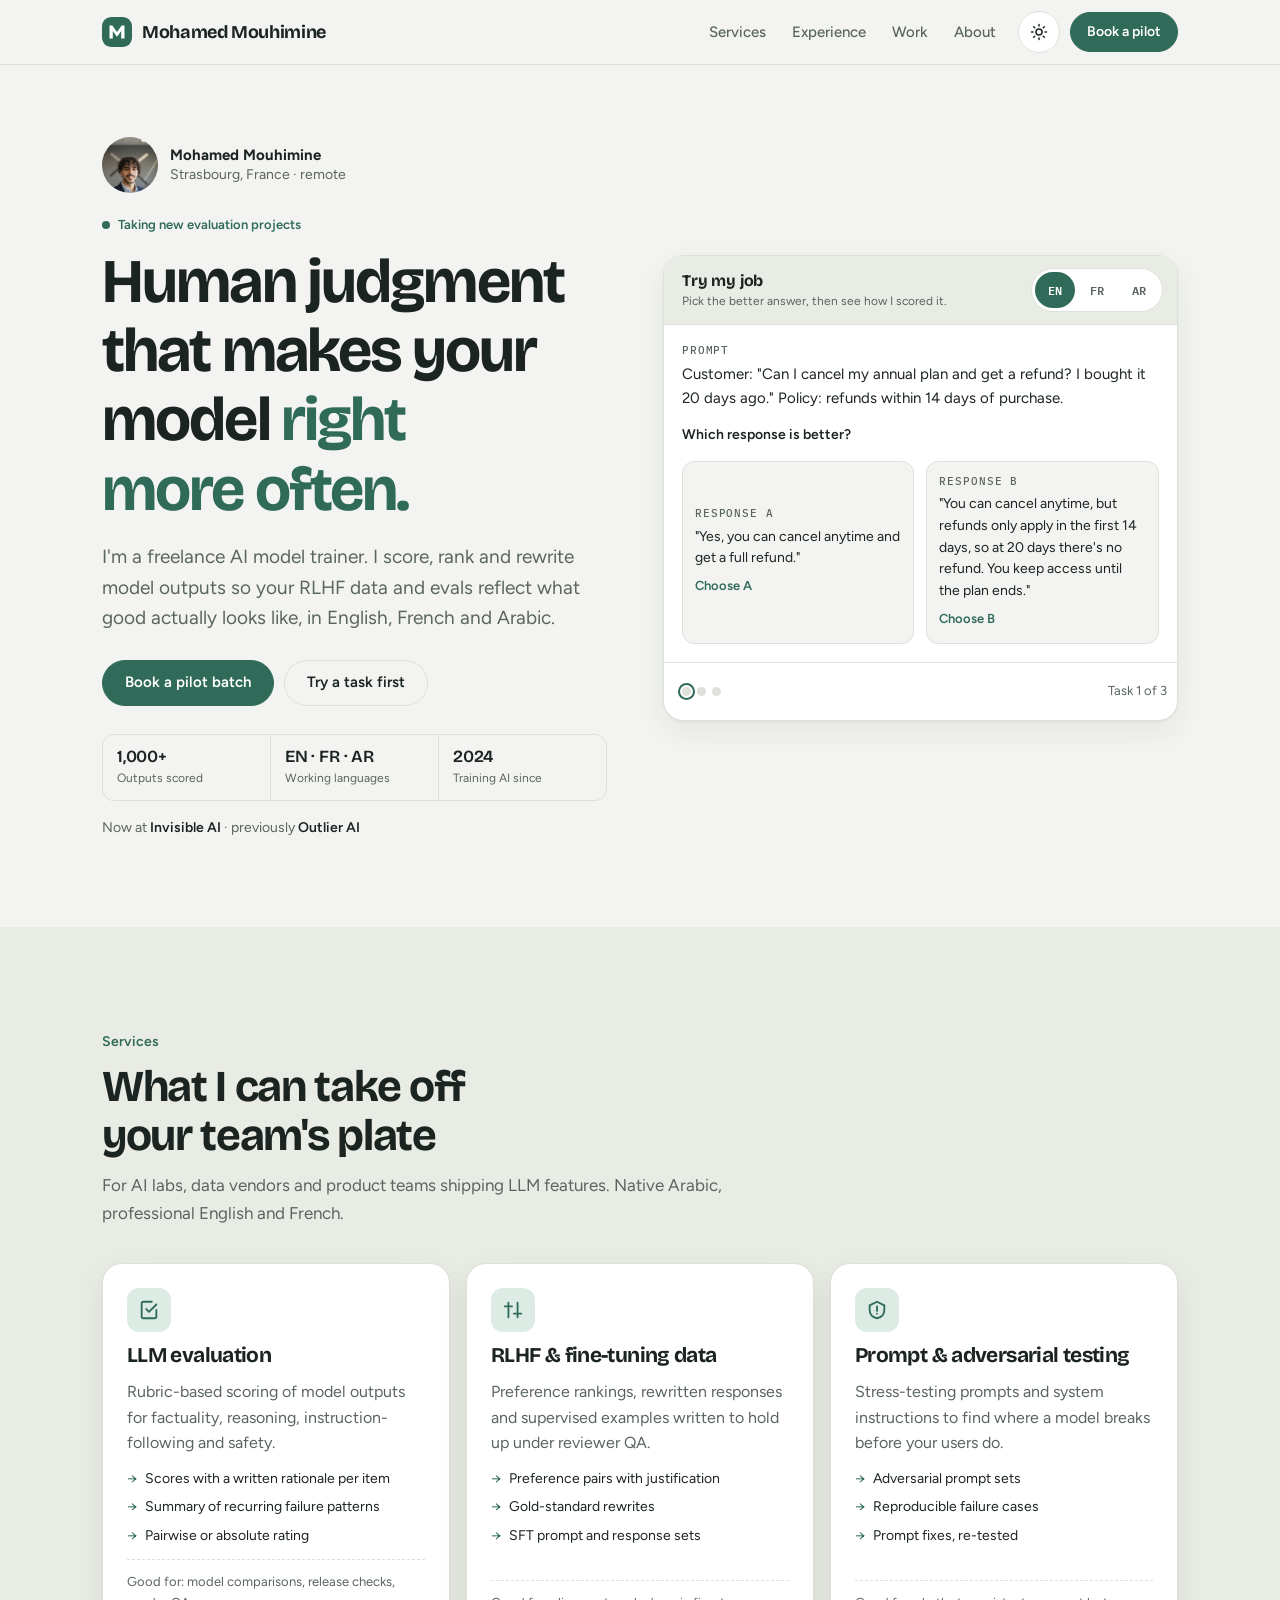
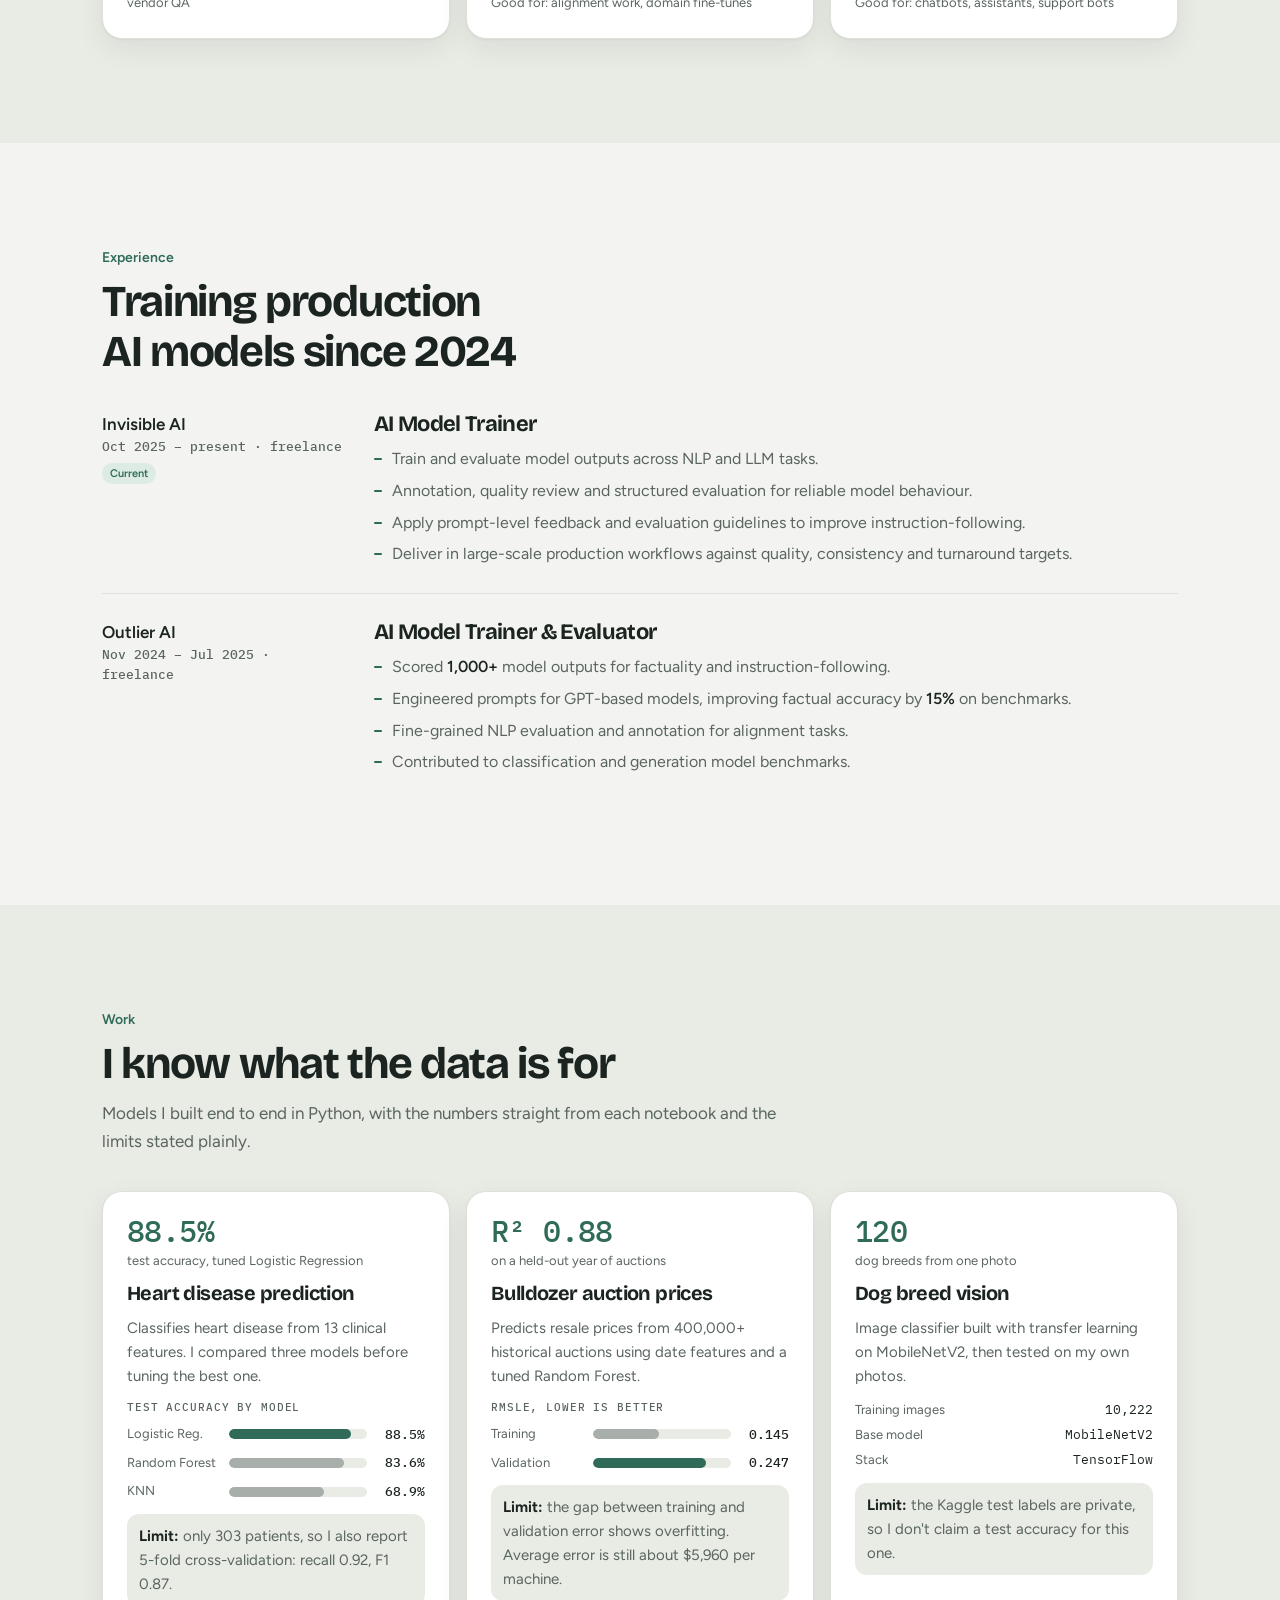
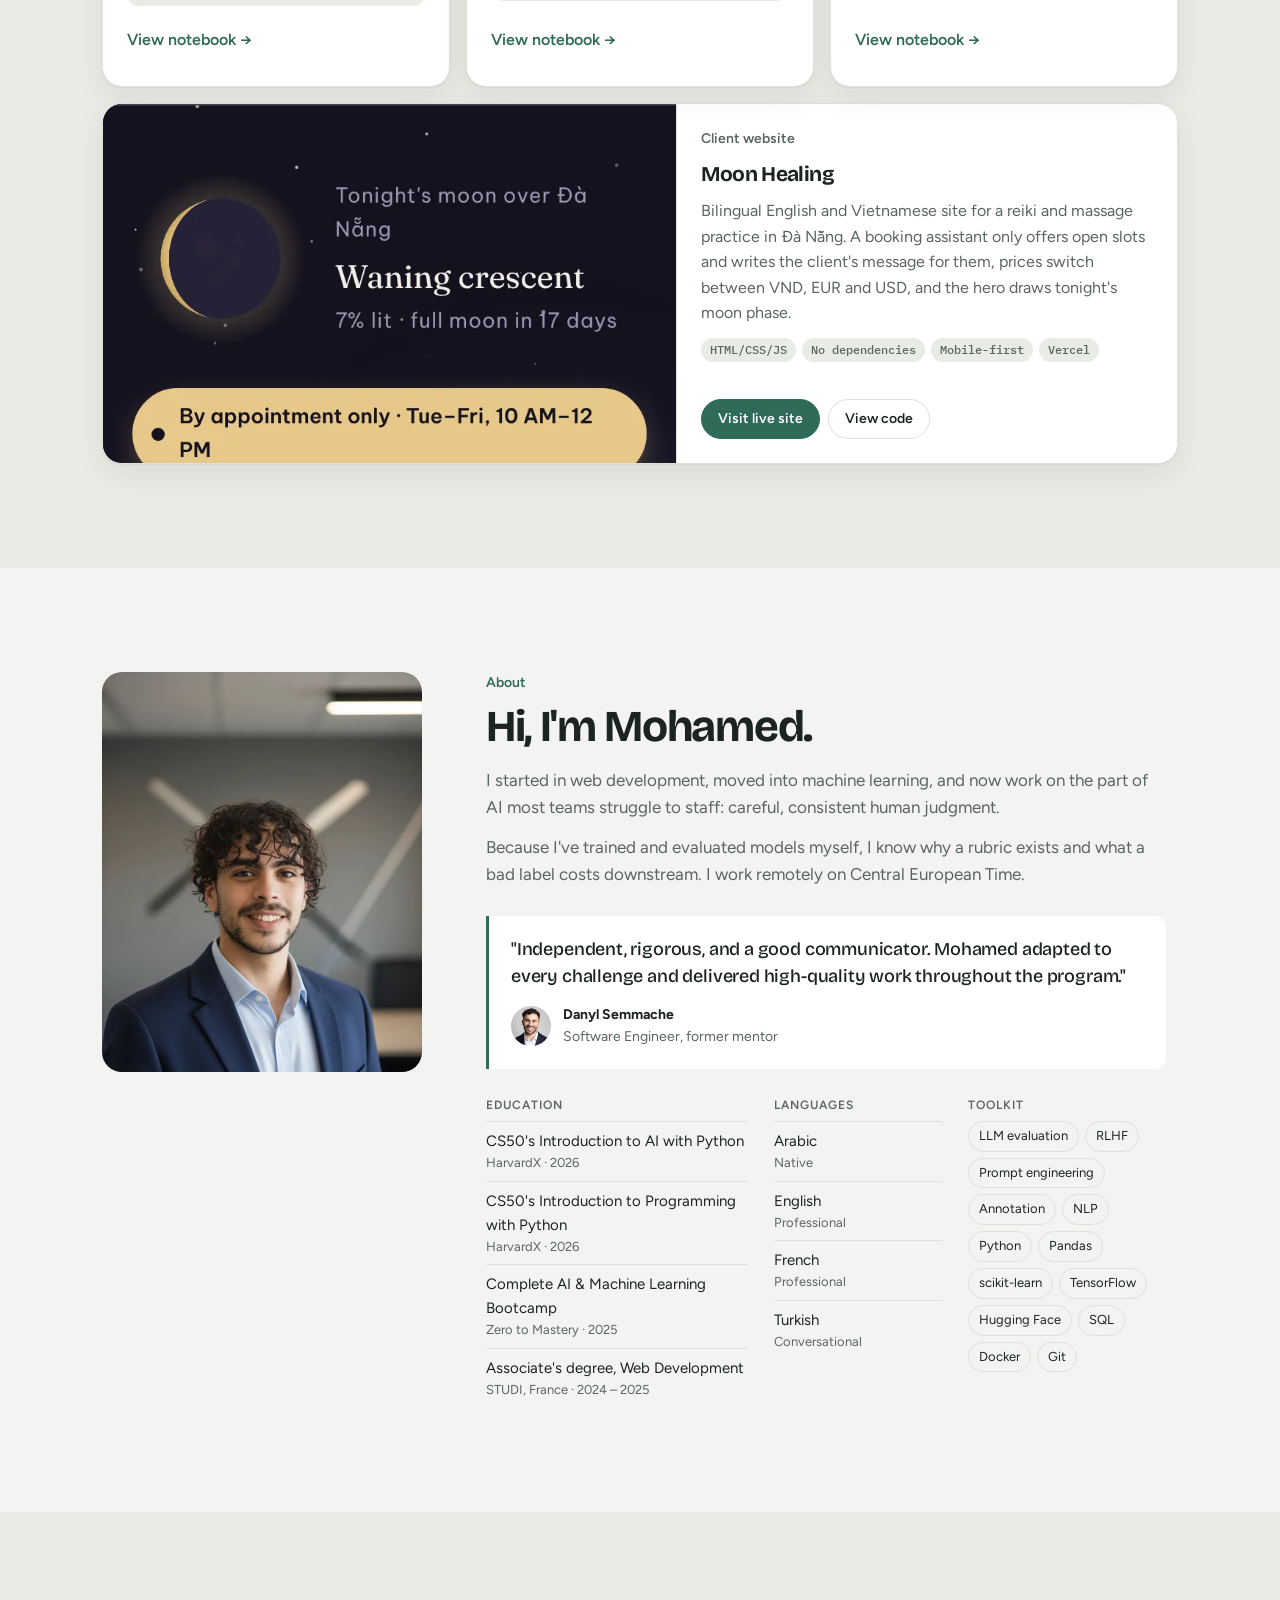
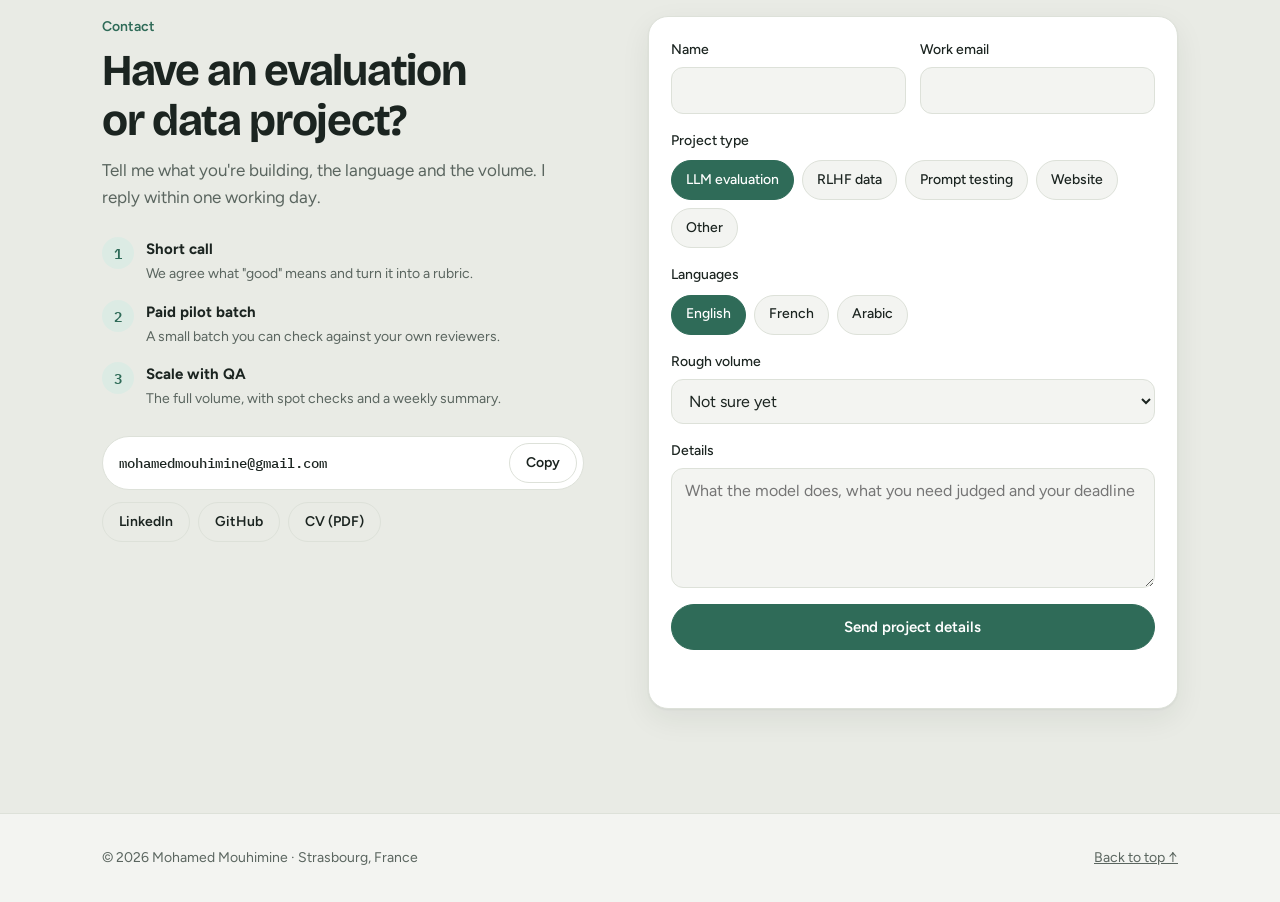
<file: index.html>
<!DOCTYPE html>
<html lang="en">
<head>
  <meta charset="utf-8">
  <meta name="viewport" content="width=device-width, initial-scale=1, viewport-fit=cover">
  <title>Mohamed Mouhimine · AI Model Trainer & Evaluator</title>
  <meta name="description" content="Freelance AI model trainer and LLM evaluator in Strasbourg, France. LLM evaluation, RLHF data and prompt testing in English, French and Arabic.">
  <meta name="author" content="Mohamed Mouhimine">
  <link rel="canonical" href="https://mohamedmouhimine.com/">
  <meta name="theme-color" content="#f3f4f1" media="(prefers-color-scheme: light)">
  <meta name="theme-color" content="#111714" media="(prefers-color-scheme: dark)">

  <meta property="og:type" content="website">
  <meta property="og:url" content="https://mohamedmouhimine.com/">
  <meta property="og:title" content="Mohamed Mouhimine · AI Model Trainer & Evaluator">
  <meta property="og:description" content="LLM evaluation, RLHF data and prompt testing in English, French and Arabic. Try a real evaluation task on the page.">
  <meta property="og:image" content="https://mohamedmouhimine.com/assets/img/og.jpg">
  <meta property="og:image:width" content="1200">
  <meta property="og:image:height" content="630">
  <meta name="twitter:card" content="summary_large_image">

  <link rel="icon" href="assets/img/favicon.svg" type="image/svg+xml">
  <link rel="icon" href="assets/img/favicon.png" type="image/png" sizes="64x64">
  <link rel="apple-touch-icon" href="assets/img/apple-touch-icon.png">
  <link rel="manifest" href="site.webmanifest">

  <link rel="preconnect" href="https://fonts.googleapis.com">
  <link rel="preconnect" href="https://fonts.gstatic.com" crossorigin>
  <link href="https://fonts.googleapis.com/css2?family=Bricolage+Grotesque:opsz,wght@12..96,500;12..96,700&family=Figtree:wght@400;500;600&family=IBM+Plex+Mono:wght@400;500&family=Noto+Sans+Arabic:wght@400;600&display=swap" rel="stylesheet">
  <link rel="stylesheet" href="assets/css/style.css">
  <script>
    document.documentElement.classList.add('js');
    try { var t = localStorage.getItem('theme'); if (t) document.documentElement.dataset.theme = t; } catch (e) {}
  </script>

  <script type="application/ld+json">
  {
    "@context": "https://schema.org",
    "@type": "Person",
    "name": "Mohamed Mouhimine",
    "jobTitle": "AI Model Trainer & Evaluator",
    "url": "https://mohamedmouhimine.com/",
    "image": "https://mohamedmouhimine.com/assets/img/headshot.webp",
    "email": "mailto:mohamedmouhimine@gmail.com",
    "address": { "@type": "PostalAddress", "addressLocality": "Strasbourg", "addressCountry": "FR" },
    "knowsLanguage": ["ar", "en", "fr", "tr"],
    "sameAs": ["https://www.linkedin.com/in/mohamed-mouhimine/", "https://github.com/Aksachlisimo"],
    "knowsAbout": ["LLM evaluation", "RLHF", "Prompt engineering", "Data annotation", "Machine learning", "NLP", "Python"]
  }
  </script>
</head>

<body>
  <a class="skip" href="#main">Skip to content</a>

  <header class="top">
    <div class="wrap">
      <a class="brand" href="#home"><img src="assets/img/favicon.svg" alt="" width="30" height="30"><span>Mohamed Mouhimine</span></a>
      <nav aria-label="Primary">
        <ul>
          <li><a href="#services">Services</a></li>
          <li><a href="#experience">Experience</a></li>
          <li><a href="#work">Work</a></li>
          <li><a href="#about">About</a></li>
        </ul>
      </nav>
      <button class="icon-btn" id="theme" type="button" aria-label="Switch light or dark theme">
        <svg class="i i-sun" viewBox="0 0 24 24" aria-hidden="true"><circle cx="12" cy="12" r="4"/><path d="M12 2v2M12 20v2M4.9 4.9l1.4 1.4M17.7 17.7l1.4 1.4M2 12h2M20 12h2M4.9 19.1l1.4-1.4M17.7 6.3l1.4-1.4"/></svg>
        <svg class="i i-moon" viewBox="0 0 24 24" aria-hidden="true"><path d="M21 12.8A9 9 0 1 1 11.2 3a7 7 0 0 0 9.8 9.8z"/></svg>
      </button>
      <a class="btn btn--sm" href="#contact">Book a pilot</a>
    </div>
  </header>

  <main id="main">
    <!-- Hero -->
    <section class="hero" id="home">
      <div class="wrap hero__grid">
        <div class="hero__text">
          <div class="me">
            <img src="assets/img/headshot.webp" width="56" height="56" alt="Mohamed Mouhimine" fetchpriority="high">
            <span><strong>Mohamed Mouhimine</strong>Strasbourg, France · remote</span>
          </div>
          <p class="avail">Taking new evaluation projects</p>
          <h1>Human judgment that makes your model <em>right more often.</em></h1>
          <p class="lead">I'm a freelance AI model trainer. I score, rank and rewrite model outputs so your RLHF data and evals reflect what good actually looks like, in English, French and Arabic.</p>
          <div class="cta">
            <a class="btn" href="#contact">Book a pilot batch</a>
            <a class="btn btn--line" href="#judge">Try a task first</a>
          </div>
          <dl class="facts-row">
            <div><dt>Outputs scored</dt><dd>1,000+</dd></div>
            <div><dt>Working languages</dt><dd>EN · FR · AR</dd></div>
            <div><dt>Training AI since</dt><dd>2024</dd></div>
          </dl>
          <p class="proof">Now at <strong>Invisible AI</strong> · previously <strong>Outlier AI</strong></p>
        </div>

        <!-- Playable evaluation task. Tasks live in assets/js/main.js; the English one is pre-rendered. -->
        <section class="judge" id="judge" aria-labelledby="judge-title">
          <div class="judge__top">
            <h2 class="judge__title" id="judge-title">Try my job<small>Pick the better answer, then see how I scored it.</small></h2>
            <div class="langs" role="group" aria-label="Task language">
              <button type="button" data-lang="en" aria-pressed="true">EN</button>
              <button type="button" data-lang="fr" aria-pressed="false">FR</button>
              <button type="button" data-lang="ar" aria-pressed="false">AR</button>
            </div>
          </div>
          <div class="judge__body">
            <p class="prompt" id="j-prompt"><span class="k">Prompt</span><span id="j-prompt-text">Customer: "Can I cancel my annual plan and get a refund? I bought it 20 days ago." Policy: refunds within 14 days of purchase.</span></p>
            <p class="ask" id="j-ask">Which response is better?</p>
            <div class="resps">
              <button class="resp" type="button" data-pick="A" id="j-a"><span class="badge">My pick</span><span class="k">Response A</span><span class="txt">"Yes, you can cancel anytime and get a full refund."</span><span class="tap">Choose A</span></button>
              <button class="resp" type="button" data-pick="B" id="j-b"><span class="badge">My pick</span><span class="k">Response B</span><span class="txt">"You can cancel anytime, but refunds only apply in the first 14 days, so at 20 days there's no refund. You keep access until the plan ends."</span><span class="tap">Choose B</span></button>
            </div>
            <div class="result" aria-live="polite">
              <p class="agree" id="j-agree"></p>
              <table class="rubric">
                <thead><tr><th>Criterion</th><th>A</th><th>B</th></tr></thead>
                <tbody id="j-rubric"></tbody>
              </table>
              <p class="why" id="j-why"></p>
            </div>
          </div>
          <div class="judge__foot">
            <div class="dots" aria-hidden="true"><i class="cur"></i><i></i><i></i></div>
            <span class="foot__msg" id="j-msg">Task 1 of 3</span>
            <button class="btn btn--sm" type="button" id="j-next" hidden>Next task →</button>
          </div>
        </section>
      </div>
    </section>

    <!-- Services -->
    <section class="section section--tint" id="services">
      <div class="wrap">
        <div class="head">
          <p class="label">Services</p>
          <h2>What I can take off your team's plate</h2>
          <p>For AI labs, data vendors and product teams shipping LLM features. Native Arabic, professional English and French.</p>
        </div>
        <div class="grid3">
          <article class="card svc">
            <div class="svc__icon"><svg class="i" viewBox="0 0 24 24" aria-hidden="true"><path d="M9 11l3 3 8-8"/><path d="M20 12v7a2 2 0 0 1-2 2H6a2 2 0 0 1-2-2V5a2 2 0 0 1 2-2h9"/></svg></div>
            <h3>LLM evaluation</h3>
            <p>Rubric-based scoring of model outputs for factuality, reasoning, instruction-following and safety.</p>
            <ul><li>Scores with a written rationale per item</li><li>Summary of recurring failure patterns</li><li>Pairwise or absolute rating</li></ul>
            <p class="for">Good for: model comparisons, release checks, vendor QA</p>
          </article>
          <article class="card svc">
            <div class="svc__icon"><svg class="i" viewBox="0 0 24 24" aria-hidden="true"><path d="M7 4v16M17 4v16M3 8h8M13 16h8"/></svg></div>
            <h3>RLHF &amp; fine-tuning data</h3>
            <p>Preference rankings, rewritten responses and supervised examples written to hold up under reviewer QA.</p>
            <ul><li>Preference pairs with justification</li><li>Gold-standard rewrites</li><li>SFT prompt and response sets</li></ul>
            <p class="for">Good for: alignment work, domain fine-tunes</p>
          </article>
          <article class="card svc">
            <div class="svc__icon"><svg class="i" viewBox="0 0 24 24" aria-hidden="true"><path d="M12 3l8 4v5c0 5-3.5 8-8 9-4.5-1-8-4-8-9V7z"/><path d="M12 8v5M12 16h.01"/></svg></div>
            <h3>Prompt &amp; adversarial testing</h3>
            <p>Stress-testing prompts and system instructions to find where a model breaks before your users do.</p>
            <ul><li>Adversarial prompt sets</li><li>Reproducible failure cases</li><li>Prompt fixes, re-tested</li></ul>
            <p class="for">Good for: chatbots, assistants, support bots</p>
          </article>
        </div>
      </div>
    </section>

    <!-- Experience -->
    <section class="section" id="experience">
      <div class="wrap">
        <div class="head">
          <p class="label">Experience</p>
          <h2>Training production AI models since 2024</h2>
        </div>
        <div>
          <article class="job">
            <p class="job__when"><strong>Invisible AI</strong>Oct 2025 – present · freelance<br><span class="now">Current</span></p>
            <div>
              <h3>AI Model Trainer</h3>
              <ul>
                <li>Train and evaluate model outputs across NLP and LLM tasks.</li>
                <li>Annotation, quality review and structured evaluation for reliable model behaviour.</li>
                <li>Apply prompt-level feedback and evaluation guidelines to improve instruction-following.</li>
                <li>Deliver in large-scale production workflows against quality, consistency and turnaround targets.</li>
              </ul>
            </div>
          </article>
          <article class="job">
            <p class="job__when"><strong>Outlier AI</strong>Nov 2024 – Jul 2025 · freelance</p>
            <div>
              <h3>AI Model Trainer &amp; Evaluator</h3>
              <ul>
                <li>Scored <span class="stat">1,000+</span> model outputs for factuality and instruction-following.</li>
                <li>Engineered prompts for GPT-based models, improving factual accuracy by <span class="stat">15%</span> on benchmarks.</li>
                <li>Fine-grained NLP evaluation and annotation for alignment tasks.</li>
                <li>Contributed to classification and generation model benchmarks.</li>
              </ul>
            </div>
          </article>
        </div>
      </div>
    </section>

    <!-- Work -->
    <section class="section section--tint" id="work">
      <div class="wrap">
        <div class="head">
          <p class="label">Work</p>
          <h2>I know what the data is for</h2>
          <p>Models I built end to end in Python, with the numbers straight from each notebook and the limits stated plainly.</p>
        </div>
        <div class="grid3">
          <article class="card proj">
            <p class="proj__metric">88.5%<small>test accuracy, tuned Logistic Regression</small></p>
            <h3>Heart disease prediction</h3>
            <p>Classifies heart disease from 13 clinical features. I compared three models before tuning the best one.</p>
            <figure class="chart">
              <figcaption>Test accuracy by model</figcaption>
              <div class="bar"><span>Logistic Reg.</span><div class="track"><i style="--w:88.5%"></i></div><b>88.5%</b></div>
              <div class="bar"><span>Random Forest</span><div class="track"><i class="dim" style="--w:83.6%"></i></div><b>83.6%</b></div>
              <div class="bar"><span>KNN</span><div class="track"><i class="dim" style="--w:68.9%"></i></div><b>68.9%</b></div>
            </figure>
            <p class="note"><strong>Limit:</strong> only 303 patients, so I also report 5-fold cross-validation: recall 0.92, F1 0.87.</p>
            <a class="more" href="https://github.com/Aksachlisimo/heart_disease_classification_project" target="_blank" rel="noopener">View notebook →</a>
          </article>

          <article class="card proj">
            <p class="proj__metric">R² 0.88<small>on a held-out year of auctions</small></p>
            <h3>Bulldozer auction prices</h3>
            <p>Predicts resale prices from 400,000+ historical auctions using date features and a tuned Random Forest.</p>
            <figure class="chart">
              <figcaption>RMSLE, lower is better</figcaption>
              <div class="bar"><span>Training</span><div class="track"><i class="dim" style="--w:48%"></i></div><b>0.145</b></div>
              <div class="bar"><span>Validation</span><div class="track"><i style="--w:82%"></i></div><b>0.247</b></div>
            </figure>
            <p class="note"><strong>Limit:</strong> the gap between training and validation error shows overfitting. Average error is still about $5,960 per machine.</p>
            <a class="more" href="https://github.com/Aksachlisimo/bulldozer_price_regression_project" target="_blank" rel="noopener">View notebook →</a>
          </article>

          <article class="card proj">
            <p class="proj__metric">120<small>dog breeds from one photo</small></p>
            <h3>Dog breed vision</h3>
            <p>Image classifier built with transfer learning on MobileNetV2, then tested on my own photos.</p>
            <dl class="spec"><dt>Training images</dt><dd>10,222</dd><dt>Base model</dt><dd>MobileNetV2</dd><dt>Stack</dt><dd>TensorFlow</dd></dl>
            <p class="note"><strong>Limit:</strong> the Kaggle test labels are private, so I don't claim a test accuracy for this one.</p>
            <a class="more" href="https://github.com/Aksachlisimo/dog_vision_project" target="_blank" rel="noopener">View notebook →</a>
          </article>
        </div>

        <article class="card client">
          <a class="client__shot" href="https://moon-healing-zeta.vercel.app" target="_blank" rel="noopener" aria-label="Open the Moon Healing website">
            <picture>
              <source media="(max-width: 599px)" srcset="assets/img/moon-healing-mobile.webp" width="780" height="840">
              <img src="assets/img/moon-healing.webp" width="1200" height="750" alt="Moon Healing homepage with a live moon-phase drawing beside the headline Slow down. Come back to yourself." loading="lazy">
            </picture>
          </a>
          <div class="client__text">
            <p class="label">Client website</p>
            <h3>Moon Healing</h3>
            <p>Bilingual English and Vietnamese site for a reiki and massage practice in Đà Nẵng. A booking assistant only offers open slots and writes the client's message for them, prices switch between VND, EUR and USD, and the hero draws tonight's moon phase.</p>
            <ul class="tags"><li>HTML/CSS/JS</li><li>No dependencies</li><li>Mobile-first</li><li>Vercel</li></ul>
            <div class="row-btns">
              <a class="btn btn--sm" href="https://moon-healing-zeta.vercel.app" target="_blank" rel="noopener">Visit live site</a>
              <a class="btn btn--sm btn--line" href="https://github.com/Aksachlisimo/moon_healing" target="_blank" rel="noopener">View code</a>
            </div>
          </div>
        </article>

      </div>
    </section>

    <!-- About -->
    <section class="section" id="about">
      <div class="wrap about">
        <div class="about__photo"><img src="assets/img/headshot.webp" width="640" height="880" alt="Portrait of Mohamed Mouhimine" loading="lazy"></div>
        <div class="about__text">
          <p class="label">About</p>
          <h2 class="h2">Hi, I'm Mohamed.</h2>
          <p>I started in web development, moved into machine learning, and now work on the part of AI most teams struggle to staff: careful, consistent human judgment.</p>
          <p>Because I've trained and evaluated models myself, I know why a rubric exists and what a bad label costs downstream. I work remotely on Central European Time.</p>

          <figure class="quote">
            <blockquote><p>"Independent, rigorous, and a good communicator. Mohamed adapted to every challenge and delivered high-quality work throughout the program."</p></blockquote>
            <figcaption><img src="assets/img/danyl.webp" width="40" height="40" alt="" loading="lazy"><span><strong>Danyl Semmache</strong>Software Engineer, former mentor</span></figcaption>
          </figure>

          <div class="facts">
            <div>
              <h3>Education</h3>
              <ul>
                <li>CS50's Introduction to AI with Python<span>HarvardX · 2026</span></li>
                <li>CS50's Introduction to Programming with Python<span>HarvardX · 2026</span></li>
                <li>Complete AI &amp; Machine Learning Bootcamp<span>Zero to Mastery · 2025</span></li>
                <li>Associate's degree, Web Development<span>STUDI, France · 2024 – 2025</span></li>
              </ul>
            </div>
            <div>
              <h3>Languages</h3>
              <ul>
                <li>Arabic<span>Native</span></li>
                <li>English<span>Professional</span></li>
                <li>French<span>Professional</span></li>
                <li>Turkish<span>Conversational</span></li>
              </ul>
            </div>
            <div>
              <h3>Toolkit</h3>
              <ul class="chips">
                <li>LLM evaluation</li><li>RLHF</li><li>Prompt engineering</li><li>Annotation</li><li>NLP</li><li>Python</li><li>Pandas</li><li>scikit-learn</li><li>TensorFlow</li><li>Hugging Face</li><li>SQL</li><li>Docker</li><li>Git</li>
              </ul>
            </div>
          </div>
        </div>
      </div>
    </section>

    <!-- Contact -->
    <section class="section section--tint" id="contact">
      <div class="wrap contact">
        <div class="contact__intro">
          <p class="label">Contact</p>
          <h2 class="h2">Have an evaluation or data project?</h2>
          <p>Tell me what you're building, the language and the volume. I reply within one working day.</p>
          <ol class="next">
            <li><div><strong>Short call</strong><span>We agree what "good" means and turn it into a rubric.</span></div></li>
            <li><div><strong>Paid pilot batch</strong><span>A small batch you can check against your own reviewers.</span></div></li>
            <li><div><strong>Scale with QA</strong><span>The full volume, with spot checks and a weekly summary.</span></div></li>
          </ol>
          <div class="copy"><a id="email" href="mailto:mohamedmouhimine@gmail.com">mohamedmouhimine@gmail.com</a><button class="btn btn--sm btn--line" type="button" id="copy">Copy</button></div>
          <div class="links">
            <a class="btn btn--sm btn--line" href="https://www.linkedin.com/in/mohamed-mouhimine/" target="_blank" rel="noopener">LinkedIn</a>
            <a class="btn btn--sm btn--line" href="https://github.com/Aksachlisimo" target="_blank" rel="noopener">GitHub</a>
            <a class="btn btn--sm btn--line" href="assets/cv/Mohamed_Mouhimine_CV.pdf" download>CV (PDF)</a>
          </div>
        </div>

        <!-- FormSubmit: no backend needed. The first submission sends an activation email to this address. -->
        <form class="form" id="form" action="https://formsubmit.co/mohamedmouhimine@gmail.com" method="POST" novalidate>
          <input type="hidden" name="_subject" value="New project enquiry from mohamedmouhimine.com">
          <input type="hidden" name="_template" value="table">
          <input type="hidden" name="_captcha" value="false">
          <input type="hidden" name="languages" id="f-langs" value="">
          <input type="text" name="_honey" class="hp" tabindex="-1" autocomplete="off" aria-hidden="true">
          <div class="row">
            <label class="field" for="f-name">Name<input id="f-name" name="name" autocomplete="name" required></label>
            <label class="field" for="f-email">Work email<input id="f-email" name="email" type="email" autocomplete="email" required></label>
          </div>
          <fieldset>
            <legend>Project type</legend>
            <div class="pills">
              <label><input type="radio" name="type" value="LLM evaluation" checked><span>LLM evaluation</span></label>
              <label><input type="radio" name="type" value="RLHF / fine-tuning data"><span>RLHF data</span></label>
              <label><input type="radio" name="type" value="Prompt testing"><span>Prompt testing</span></label>
              <label><input type="radio" name="type" value="Website"><span>Website</span></label>
              <label><input type="radio" name="type" value="Other"><span>Other</span></label>
            </div>
          </fieldset>
          <fieldset>
            <legend>Languages</legend>
            <div class="pills">
              <label><input type="checkbox" class="lang" value="English" checked><span>English</span></label>
              <label><input type="checkbox" class="lang" value="French"><span>French</span></label>
              <label><input type="checkbox" class="lang" value="Arabic"><span>Arabic</span></label>
            </div>
          </fieldset>
          <label class="field" for="f-vol">Rough volume
            <select id="f-vol" name="volume"><option>Not sure yet</option><option>Under 500 items</option><option>500 – 5,000 items</option><option>Over 5,000 items</option><option>Ongoing</option></select>
          </label>
          <label class="field" for="f-msg">Details<textarea id="f-msg" name="message" rows="4" placeholder="What the model does, what you need judged and your deadline" required></textarea></label>
          <button class="btn" type="submit">Send project details</button>
          <p class="status" id="status" role="status" aria-live="polite"></p>
        </form>
      </div>
    </section>
  </main>

  <footer>
    <div class="wrap">
      <span>© <span id="year">2026</span> Mohamed Mouhimine · Strasbourg, France</span>
      <a href="#home">Back to top ↑</a>
    </div>
  </footer>

  <!-- Bottom tab bar on phones -->
  <nav class="tabbar" aria-label="Sections">
    <a href="#home" data-sec="home"><svg class="i" viewBox="0 0 24 24" aria-hidden="true"><path d="M3 11l9-7 9 7v9a1 1 0 0 1-1 1h-5v-6H9v6H4a1 1 0 0 1-1-1z"/></svg>Home</a>
    <a href="#services" data-sec="services"><svg class="i" viewBox="0 0 24 24" aria-hidden="true"><path d="M9 11l3 3 8-8"/><path d="M20 12v7a2 2 0 0 1-2 2H6a2 2 0 0 1-2-2V5a2 2 0 0 1 2-2h9"/></svg>Services</a>
    <a href="#work" data-sec="work"><svg class="i" viewBox="0 0 24 24" aria-hidden="true"><rect x="3" y="7" width="18" height="13" rx="2"/><path d="M8 7V5a2 2 0 0 1 2-2h4a2 2 0 0 1 2 2v2"/></svg>Work</a>
    <a href="#about" data-sec="about"><svg class="i" viewBox="0 0 24 24" aria-hidden="true"><circle cx="12" cy="8" r="4"/><path d="M4 21a8 8 0 0 1 16 0"/></svg>About</a>
    <a href="#contact" data-sec="contact" class="tab-cta"><svg class="i" viewBox="0 0 24 24" aria-hidden="true"><path d="M22 2 11 13M22 2l-7 20-4-9-9-4z"/></svg>Hire me</a>
  </nav>

  <script src="assets/js/main.js" defer></script>
</body>
</html>
</file>
<file: assets/css/style.css>
/* Mohamed Mouhimine · portfolio
   Studio direction: sage on warm grey. Bricolage Grotesque headlines, Figtree body,
   IBM Plex Mono for scores and data, Noto Sans Arabic for RTL samples.
   Layout: hero with a playable evaluation task, then services, experience, work, about, contact.
   Mobile: bottom tab bar within thumb reach. */

:root {
  --bg: #f3f4f1; --bg-2: #e9ebe5; --panel: #ffffff; --ink: #1b2420; --muted: #5a655f; --line: #dde1d9;
  --accent: #2f6b58; --accent-ink: #ffffff; --accent-soft: #dcebe4; --good: #2f6b58; --bad: #b0412e; --bad-soft: #f6e3de;
  --shadow: 0 1px 2px rgba(27, 36, 32, .05), 0 10px 30px rgba(27, 36, 32, .07);
  --display: "Bricolage Grotesque", "Figtree", system-ui, sans-serif;
  --body: "Figtree", system-ui, -apple-system, "Segoe UI", sans-serif;
  --mono: "IBM Plex Mono", ui-monospace, Menlo, monospace;
  --arabic: "Noto Sans Arabic", "Geeza Pro", "Segoe UI", Tahoma, sans-serif;
  --radius: 12px; --radius-lg: 20px; --tabbar: 64px;
  color-scheme: light;
}
@media (prefers-color-scheme: dark) {
  :root:not([data-theme="light"]) {
    --bg: #111714; --bg-2: #151c18; --panel: #1a221e; --ink: #e4ebe6; --muted: #9ba89f; --line: #29332e;
    --accent: #74c2a3; --accent-ink: #0e1512; --accent-soft: #1d3128; --good: #74c2a3; --bad: #f08a78; --bad-soft: #3a2420;
    --shadow: 0 1px 2px rgba(0, 0, 0, .3), 0 10px 30px rgba(0, 0, 0, .25);
    color-scheme: dark;
  }
}
:root[data-theme="dark"] {
  --bg: #111714; --bg-2: #151c18; --panel: #1a221e; --ink: #e4ebe6; --muted: #9ba89f; --line: #29332e;
  --accent: #74c2a3; --accent-ink: #0e1512; --accent-soft: #1d3128; --good: #74c2a3; --bad: #f08a78; --bad-soft: #3a2420;
  --shadow: 0 1px 2px rgba(0, 0, 0, .3), 0 10px 30px rgba(0, 0, 0, .25);
  color-scheme: dark;
}

*, *::before, *::after { box-sizing: border-box; }
html { scroll-behavior: smooth; scroll-padding-top: 76px; -webkit-text-size-adjust: 100%; }
body { margin: 0; background: var(--bg); color: var(--ink); font: 16px/1.6 var(--body); -webkit-font-smoothing: antialiased; -webkit-tap-highlight-color: transparent; }
h1, h2, h3 { margin: 0; font-family: var(--display); font-weight: 700; letter-spacing: -.03em; line-height: 1.12; text-wrap: balance; }
p { margin: 0; }
ul, ol { margin: 0; padding: 0; list-style: none; }
figure, blockquote { margin: 0; }
a { color: var(--accent); }
img, svg { max-width: 100%; display: block; }
img { height: auto; }
button { font: inherit; color: inherit; }
:focus-visible { outline: 2px solid var(--accent); outline-offset: 3px; border-radius: 6px; }
[lang="ar"] { font-family: var(--arabic); line-height: 1.8; }
.wrap { max-width: 1140px; margin: 0 auto; padding-left: max(16px, env(safe-area-inset-left, 0px)); padding-right: max(16px, env(safe-area-inset-right, 0px)); }
@media (min-width: 700px) { .wrap { padding-left: max(32px, env(safe-area-inset-left, 0px)); padding-right: max(32px, env(safe-area-inset-right, 0px)); } }
.label { font-size: 14px; font-weight: 600; color: var(--accent); }
.skip { position: absolute; left: -9999px; top: 8px; z-index: 100; background: var(--accent); color: var(--accent-ink); padding: 10px 14px; border-radius: 8px; }
.skip:focus { left: 8px; }

/* Buttons */
.btn { display: inline-flex; align-items: center; justify-content: center; gap: 8px; min-height: 46px; padding: 0 22px; border-radius: 999px; background: var(--accent); color: var(--accent-ink); border: 1px solid var(--accent); font: 600 15px/1 var(--body); text-decoration: none; cursor: pointer; transition: filter .15s, transform .15s, background .15s; }
.btn:hover { filter: brightness(1.08); }
.btn:active { transform: scale(.98); }
.btn--line { background: transparent; color: var(--ink); border-color: var(--line); }
.btn--line:hover { border-color: var(--ink); filter: none; }
.btn--sm { min-height: 40px; padding: 0 16px; font-size: 14px; }
.btn[disabled] { opacity: .6; cursor: wait; }
.icon-btn { display: grid; place-items: center; width: 42px; height: 42px; flex-shrink: 0; border-radius: 50%; border: 1px solid var(--line); background: var(--panel); cursor: pointer; color: var(--ink); }
.icon-btn svg { width: 18px; height: 18px; }
.i-moon { display: none !important; }
:root[data-theme="dark"] .i-sun { display: none !important; }
:root[data-theme="dark"] .i-moon { display: block !important; }
@media (prefers-color-scheme: dark) {
  :root:not([data-theme="light"]) .i-sun { display: none !important; }
  :root:not([data-theme="light"]) .i-moon { display: block !important; }
}

/* Top bar */
body::before { content: ""; position: fixed; inset: 0 0 auto; height: env(safe-area-inset-top, 0px); z-index: 60; background: var(--bg); }
.top { position: sticky; top: env(safe-area-inset-top, 0px); z-index: 50; background: color-mix(in srgb, var(--bg) 86%, transparent); backdrop-filter: blur(14px); -webkit-backdrop-filter: blur(14px); border-bottom: 1px solid var(--line); }
.top .wrap { display: flex; align-items: center; gap: 10px; min-height: 64px; }
.brand { display: flex; align-items: center; gap: 10px; font-family: var(--display); font-weight: 700; font-size: 18px; letter-spacing: -.02em; color: var(--ink); text-decoration: none; margin-right: auto; min-height: 44px; min-width: 0; }
.brand img { width: 30px; height: 30px; border-radius: 9px; }
.top nav ul { display: flex; gap: 2px; }
.top nav a { display: block; color: var(--muted); text-decoration: none; font-size: 15px; font-weight: 500; padding: 10px 12px; border-radius: 999px; }
.top nav a:hover, .top nav a.active { color: var(--ink); background: var(--bg-2); }
@media (max-width: 860px) { .top nav, .top .btn { display: none; } }

/* Bottom tab bar (phones) */
.tabbar { display: none; }
svg.i { fill: none; stroke: currentColor; stroke-width: 2; stroke-linecap: round; stroke-linejoin: round; }
@media (max-width: 860px) {
  body { padding-bottom: calc(var(--tabbar) + env(safe-area-inset-bottom, 0px)); }
  .tabbar {
    display: grid; grid-template-columns: repeat(5, 1fr); gap: 2px; position: fixed; left: 0; right: 0; bottom: 0; z-index: 55;
    padding: 6px max(8px, env(safe-area-inset-right, 0px)) calc(6px + env(safe-area-inset-bottom, 0px)) max(8px, env(safe-area-inset-left, 0px));
    background: color-mix(in srgb, var(--panel) 92%, transparent); backdrop-filter: blur(14px); -webkit-backdrop-filter: blur(14px); border-top: 1px solid var(--line);
  }
  .tabbar a { display: flex; flex-direction: column; align-items: center; justify-content: center; gap: 3px; min-height: 52px; border-radius: 12px; color: var(--muted); text-decoration: none; font-size: 11px; font-weight: 600; }
  .tabbar svg { width: 22px; height: 22px; }
  .tabbar a.active { color: var(--accent); background: var(--accent-soft); }
  .tabbar a.tab-cta, .tabbar a.tab-cta.active { color: var(--accent-ink); background: var(--accent); }
}

/* Hero */
.hero { padding-block: 32px 56px; }
.hero__grid { display: grid; gap: 32px; align-items: start; }
@media (min-width: 980px) { .hero { padding-block: 72px 88px; } .hero__grid { grid-template-columns: 1fr 1.02fr; gap: 56px; align-items: center; } }
.hero__text { min-width: 0; }
.me { display: flex; align-items: center; gap: 12px; margin-bottom: 18px; }
.me img { width: 56px; height: 56px; border-radius: 50%; object-fit: cover; object-position: center 25%; }
.me span { font-size: 14px; color: var(--muted); line-height: 1.35; }
.me strong { display: block; color: var(--ink); font-size: 15px; }
.avail { display: inline-flex; align-items: center; gap: 8px; font-size: 13px; font-weight: 600; color: var(--accent); }
.avail::before { content: ""; width: 8px; height: 8px; border-radius: 50%; background: var(--accent); box-shadow: 0 0 0 0 var(--accent); animation: ping 2.2s infinite; }
@keyframes ping { 70% { box-shadow: 0 0 0 7px transparent; } 100% { box-shadow: 0 0 0 0 transparent; } }
.hero h1 { font-size: clamp(36px, 6.2vw, 62px); margin-top: 10px; }
.hero h1 em { font-style: normal; color: var(--accent); }
.lead { font-size: clamp(17px, 2vw, 19px); color: var(--muted); margin-top: 18px; max-width: 52ch; }
.cta { display: flex; flex-wrap: wrap; gap: 10px; margin-top: 26px; }
.facts-row { display: grid; grid-template-columns: repeat(3, 1fr); gap: 1px; margin: 28px 0 0; background: var(--line); border: 1px solid var(--line); border-radius: var(--radius); overflow: hidden; }
.facts-row div { background: var(--bg); padding: 12px 14px; display: flex; flex-direction: column-reverse; gap: 2px; min-width: 0; }
.facts-row dt { font-size: 12px; color: var(--muted); }
.facts-row dd { margin: 0; font: 600 17px/1.2 var(--display); letter-spacing: -.01em; }
.proof { margin-top: 16px; font-size: 14px; color: var(--muted); }
.proof strong { color: var(--ink); font-weight: 600; }

/* Playable evaluation task */
.judge { background: var(--panel); border: 1px solid var(--line); border-radius: var(--radius-lg); box-shadow: var(--shadow); overflow: hidden; min-width: 0; scroll-margin-top: 80px; }
.judge__top { display: flex; align-items: center; justify-content: space-between; gap: 10px; padding: 12px 14px 12px 18px; border-bottom: 1px solid var(--line); background: var(--bg-2); }
.judge__title { font: 700 16px/1.2 var(--display); letter-spacing: -.01em; }
.judge__title small { display: block; font: 400 12px/1.4 var(--body); letter-spacing: 0; color: var(--muted); margin-top: 3px; }
.langs { display: flex; gap: 2px; padding: 3px; background: var(--panel); border: 1px solid var(--line); border-radius: 999px; flex-shrink: 0; }
.langs button { min-width: 40px; min-height: 36px; border: 0; background: transparent; border-radius: 999px; font: 600 12px/1 var(--mono); color: var(--muted); cursor: pointer; }
.langs button[aria-pressed="true"] { background: var(--accent); color: var(--accent-ink); }
.judge__body { padding: 18px; display: grid; gap: 14px; }
.k { display: block; font: 500 11px/1.4 var(--mono); text-transform: uppercase; letter-spacing: .08em; color: var(--muted); margin-bottom: 4px; }
.prompt { font-size: 15px; }
.ask { font-size: 14px; font-weight: 600; }
.resps { display: grid; gap: 12px; }
@media (min-width: 560px) { .resps { grid-template-columns: 1fr 1fr; } }
.resp { position: relative; display: block; width: 100%; text-align: start; border: 1.5px solid var(--line); border-radius: var(--radius); padding: 12px 12px 14px; background: var(--bg); color: var(--ink); cursor: pointer; font-size: 14px; line-height: 1.55; min-width: 0; transition: border-color .15s, transform .15s, background .15s, opacity .2s; }
.resp:hover { border-color: var(--accent); }
.resp:active { transform: scale(.99); }
.resp .k { font-family: var(--mono); line-height: 1.4; }
.resp .tap { display: inline-flex; margin-top: 10px; font: 600 13px/1 var(--body); color: var(--accent); }
.judge.done .resp { cursor: default; }
.judge.done .resp .tap { visibility: hidden; }
.judge.done .resp.win { border-color: var(--good); background: var(--accent-soft); }
.judge.done .resp.lose { opacity: .72; }
.resp .badge { position: absolute; top: -10px; inset-inline-end: 10px; font: 600 11px/1 var(--body); padding: 5px 8px; border-radius: 999px; background: var(--good); color: var(--accent-ink); display: none; }
.judge.done .resp.win .badge { display: block; }
.result { display: none; gap: 12px; }
.judge.done .result { display: grid; animation: rise .35s ease both; }
@keyframes rise { from { opacity: 0; transform: translateY(6px); } to { opacity: 1; transform: none; } }
.agree { display: flex; gap: 10px; align-items: flex-start; padding: 12px 14px; border-radius: var(--radius); font-size: 14px; }
.agree.yes { background: var(--accent-soft); }
.agree.no { background: var(--bad-soft); }
.agree svg { flex-shrink: 0; width: 18px; height: 18px; margin-top: 2px; }
.rubric { width: 100%; border-collapse: collapse; font-size: 14px; font-variant-numeric: tabular-nums; }
.rubric th, .rubric td { text-align: start; padding: 7px 0; border-top: 1px solid var(--line); font-weight: 400; }
.rubric th:not(:first-child), .rubric td:not(:first-child) { text-align: end; font-family: var(--mono); width: 54px; }
.rubric thead th { font: 500 11px/1.4 var(--mono); text-transform: uppercase; letter-spacing: .08em; color: var(--muted); border-top: 0; }
.lo { color: var(--bad); } .hi { color: var(--good); }
.why { font-size: 14px; color: var(--muted); }
.why strong { color: var(--ink); }
.judge__foot { display: flex; align-items: center; justify-content: space-between; gap: 12px; padding: 8px 10px 8px 18px; border-top: 1px solid var(--line); font-size: 13px; color: var(--muted); min-height: 58px; }
.dots { display: flex; gap: 6px; align-items: center; }
.dots i { width: 9px; height: 9px; border-radius: 50%; background: var(--line); }
.dots i.on { background: var(--accent); }
.dots i.miss { background: var(--bad); }
.dots i.cur { box-shadow: 0 0 0 2px var(--panel), 0 0 0 4px var(--accent); }
.foot__msg { margin-inline-start: 10px; }

/* Sections */
.section { padding-block: 64px; }
.section--tint { background: var(--bg-2); }
@media (min-width: 980px) { .section { padding-block: 104px; } }
.head { max-width: 680px; margin-bottom: 36px; }
.head h2, .h2 { font-size: clamp(28px, 4.2vw, 44px); margin-top: 8px; }
.head p:not(.label) { color: var(--muted); margin-top: 12px; font-size: 17px; }

.grid3 { display: grid; gap: 14px; }
@media (min-width: 900px) { .grid3 { grid-template-columns: repeat(3, 1fr); gap: 16px; } }
.card { background: var(--panel); border: 1px solid var(--line); border-radius: var(--radius-lg); padding: 24px; display: flex; flex-direction: column; gap: 12px; box-shadow: var(--shadow); min-width: 0; }
.card h3 { font-size: 21px; }
.card > p { color: var(--muted); }
.svc__icon { width: 44px; height: 44px; border-radius: 12px; display: grid; place-items: center; background: var(--accent-soft); color: var(--accent); }
.svc__icon svg { width: 22px; height: 22px; }
.svc ul { display: grid; gap: 6px; font-size: 14px; }
.svc li { display: flex; gap: 8px; }
.svc li::before { content: "→"; color: var(--accent); }
.svc .for { margin-top: auto; font-size: 13px; color: var(--muted); border-top: 1px dashed var(--line); padding-top: 12px; }

/* Experience */
.job { display: grid; gap: 6px 32px; padding-block: 26px; border-top: 1px solid var(--line); }
.job:first-child { border-top: 0; padding-top: 0; }
@media (min-width: 900px) { .job { grid-template-columns: 240px 1fr; } }
.job__when { font: 500 13px/1.5 var(--mono); color: var(--muted); }
.job__when strong { display: block; font-family: var(--body); font-size: 17px; color: var(--ink); font-weight: 600; }
.now { display: inline-block; margin-top: 6px; font: 600 11px/1 var(--body); color: var(--accent); background: var(--accent-soft); padding: 5px 8px; border-radius: 999px; }
.job h3 { font-size: 22px; }
.job ul { display: grid; gap: 6px; margin-top: 10px; color: var(--muted); }
.job li { padding-inline-start: 18px; position: relative; }
.job li::before { content: ""; position: absolute; inset-inline-start: 0; top: .75em; width: 8px; height: 2px; border-radius: 2px; background: var(--accent); }
.stat { color: var(--ink); font-weight: 600; }

/* Projects */
.proj h3 { font-size: 20px; }
.proj > p { font-size: 15px; }
.proj .proj__metric { font: 500 30px/1 var(--mono); letter-spacing: -.02em; color: var(--accent); }
.proj .proj__metric small { display: block; font: 400 13px/1.4 var(--body); letter-spacing: 0; color: var(--muted); margin-top: 6px; }
.chart { display: grid; gap: 8px; }
.chart figcaption { font: 500 11px/1.4 var(--mono); text-transform: uppercase; letter-spacing: .08em; color: var(--muted); }
.bar { display: grid; grid-template-columns: 92px 1fr 48px; align-items: center; gap: 10px; font-size: 13px; font-variant-numeric: tabular-nums; }
.bar > span { color: var(--muted); overflow: hidden; text-overflow: ellipsis; white-space: nowrap; }
.bar b { font: 500 13px/1 var(--mono); text-align: end; }
.track { height: 10px; border-radius: 999px; background: var(--bg-2); overflow: hidden; }
.track i { display: block; height: 100%; width: var(--w); border-radius: inherit; background: var(--accent); transform-origin: left center; }
.track i.dim { background: color-mix(in srgb, var(--muted) 45%, transparent); }
.chart.anim .track i { animation: grow .9s cubic-bezier(.2, .7, .2, 1) both; }
.chart.anim .bar:nth-of-type(2) .track i { animation-delay: .08s; }
.chart.anim .bar:nth-of-type(3) .track i { animation-delay: .16s; }
@keyframes grow { from { transform: scaleX(0); } to { transform: scaleX(1); } }
.spec { display: grid; grid-template-columns: auto 1fr; gap: 4px 12px; font-size: 13px; margin: 0; font-variant-numeric: tabular-nums; }
.spec dt { color: var(--muted); }
.spec dd { margin: 0; font-family: var(--mono); text-align: end; }
.note { font-size: 13px; color: var(--muted); background: var(--bg-2); border-radius: var(--radius); padding: 10px 12px; }
.note strong { color: var(--ink); }
.more { margin-top: auto; font-weight: 600; text-decoration: none; display: inline-flex; align-items: center; min-height: 44px; align-self: flex-start; }
.more:hover { text-decoration: underline; }

.client { margin-top: 16px; padding: 0; overflow: hidden; gap: 0; display: grid; }
@media (min-width: 900px) { .client { grid-template-columns: 1.15fr 1fr; } }
.client__shot { display: block; background: #15122a; border-bottom: 1px solid var(--line); overflow: hidden; }
@media (min-width: 900px) { .client__shot { border-bottom: 0; border-inline-end: 1px solid var(--line); } }
.client__shot img { width: 100%; height: 100%; aspect-ratio: 16 / 10; object-fit: cover; object-position: left top; transition: transform .5s ease; }
.client__shot:hover img { transform: scale(1.02); }
.client__text { padding: 24px; display: flex; flex-direction: column; gap: 12px; min-width: 0; }
.client__text > p { color: var(--muted); }
.tags { display: flex; flex-wrap: wrap; gap: 6px; }
.tags li { font: 500 12px/1 var(--mono); padding: 6px 9px; border-radius: 999px; background: var(--bg-2); color: var(--muted); }
.row-btns { display: flex; flex-wrap: wrap; gap: 8px; margin-top: auto; padding-top: 4px; }

/* About */
.about { display: grid; gap: 32px; }
@media (min-width: 900px) { .about { grid-template-columns: 320px 1fr; gap: 64px; } }
.about__photo img { border-radius: var(--radius-lg); aspect-ratio: 4 / 5; object-fit: cover; object-position: center 30%; width: 100%; height: auto; max-width: 320px; }
@media (max-width: 899px) { .about__photo img { max-width: 200px; } }
.about__text { min-width: 0; }
.about__text .h2 { margin-bottom: 16px; }
.about__text > p:not(.label) { color: var(--muted); font-size: 17px; max-width: 62ch; }
.about__text > p + p { margin-top: 12px; }
.quote { margin-top: 28px; padding: 20px 22px; border-inline-start: 3px solid var(--accent); background: var(--panel); border-radius: 0 var(--radius) var(--radius) 0; max-width: 680px; }
.quote p { font: 500 18px/1.5 var(--display); letter-spacing: -.01em; }
.quote figcaption { display: flex; align-items: center; gap: 12px; margin-top: 14px; font-size: 14px; color: var(--muted); }
.quote figcaption img { width: 40px; height: 40px; border-radius: 50%; }
.quote figcaption strong { display: block; color: var(--ink); }
.facts { display: grid; gap: 26px; margin-top: 30px; }
@media (min-width: 640px) { .facts { grid-template-columns: repeat(2, 1fr); } }
@media (min-width: 1080px) { .facts { grid-template-columns: 1.25fr .8fr 1fr; } }
.facts h3 { font: 600 12px/1 var(--body); text-transform: uppercase; letter-spacing: .08em; color: var(--muted); margin-bottom: 10px; }
.facts li { padding-block: 7px; border-top: 1px solid var(--line); font-size: 15px; }
.facts li span { display: block; color: var(--muted); font-size: 13px; }
.chips { display: flex; flex-wrap: wrap; gap: 6px; }
.facts .chips li { border: 1px solid var(--line); border-radius: 999px; padding: 4px 10px; font-size: 13px; }

/* Contact */
.contact { display: grid; gap: 36px; }
@media (min-width: 900px) { .contact { grid-template-columns: 1fr 1.1fr; gap: 64px; } }
.contact__intro { min-width: 0; }
.contact__intro > p:not(.label) { color: var(--muted); font-size: 17px; margin-top: 12px; }
.next { display: grid; gap: 14px; margin-top: 26px; counter-reset: n; }
.next li { counter-increment: n; display: grid; grid-template-columns: 32px 1fr; gap: 12px; align-items: start; font-size: 15px; }
.next li::before { content: counter(n); display: grid; place-items: center; width: 32px; height: 32px; border-radius: 50%; background: var(--accent-soft); color: var(--accent); font: 600 14px/1 var(--mono); }
.next li strong { display: block; }
.next li span { color: var(--muted); font-size: 14px; }
.copy { display: flex; flex-wrap: wrap; align-items: center; gap: 8px; margin-top: 26px; padding: 6px 6px 6px 16px; border: 1px solid var(--line); border-radius: 999px; background: var(--panel); }
.copy a { display: inline-flex; align-items: center; min-height: 40px; font: 500 14px/1.4 var(--mono); overflow-wrap: anywhere; margin-right: auto; color: var(--ink); text-decoration: none; min-width: 0; }
.links { display: flex; gap: 8px; margin-top: 12px; flex-wrap: wrap; }
.form { display: grid; gap: 16px; background: var(--panel); border: 1px solid var(--line); border-radius: var(--radius-lg); padding: 22px; box-shadow: var(--shadow); min-width: 0; }
.row { display: grid; gap: 14px; }
@media (min-width: 560px) { .row { grid-template-columns: 1fr 1fr; } }
.form label.field { display: grid; gap: 6px; font-size: 14px; font-weight: 500; }
.form fieldset { border: 0; margin: 0; padding: 0; min-width: 0; }
.form legend { font-size: 14px; font-weight: 500; padding: 0; margin-bottom: 8px; }
.form input:not([type="checkbox"]):not([type="radio"]), .form select, .form textarea { font: 16px/1.4 var(--body); color: var(--ink); background: var(--bg); border: 1px solid var(--line); border-radius: var(--radius); padding: 11px 13px; width: 100%; }
.form textarea { resize: vertical; min-height: 120px; }
.form input:focus, .form select:focus, .form textarea:focus { outline: none; border-color: var(--accent); box-shadow: 0 0 0 3px var(--accent-soft); }
.form .invalid { border-color: var(--bad) !important; }
.pills { display: flex; flex-wrap: wrap; gap: 8px; }
.pills label { position: relative; display: block; }
.pills input { position: absolute; opacity: 0; width: 1px; height: 1px; }
.pills span { display: inline-flex; align-items: center; min-height: 40px; padding: 0 14px; border: 1px solid var(--line); border-radius: 999px; font-size: 14px; font-weight: 500; cursor: pointer; background: var(--bg); transition: background .15s, color .15s, border-color .15s; }
.pills input:checked + span { background: var(--accent); border-color: var(--accent); color: var(--accent-ink); }
.pills input:focus-visible + span { outline: 2px solid var(--accent); outline-offset: 2px; }
.hp { position: absolute; left: -9999px; }
.status { font-size: 14px; min-height: 1.4em; }
.status.ok { color: var(--good); } .status.err { color: var(--bad); }

footer { border-top: 1px solid var(--line); padding-block: 22px; color: var(--muted); font-size: 14px; }
footer .wrap { display: flex; flex-wrap: wrap; justify-content: space-between; align-items: center; gap: 8px; }
footer a { color: var(--muted); display: inline-flex; align-items: center; min-height: 44px; }

@media (prefers-reduced-motion: reduce) {
  html { scroll-behavior: auto; }
  *, *::before, *::after { animation: none !important; transition: none !important; }
}
.resp .txt { display: block; }
[hidden] { display: none !important; }
.judge__foot .btn { white-space: nowrap; flex-shrink: 0; }
.client__shot picture { display: block; height: 100%; }
@media (max-width: 899px) { .client__shot picture, .client__shot img { height: auto; } }
@media (max-width: 599px) { .client__shot img { aspect-ratio: 780 / 840; object-position: center top; } }
</file>
